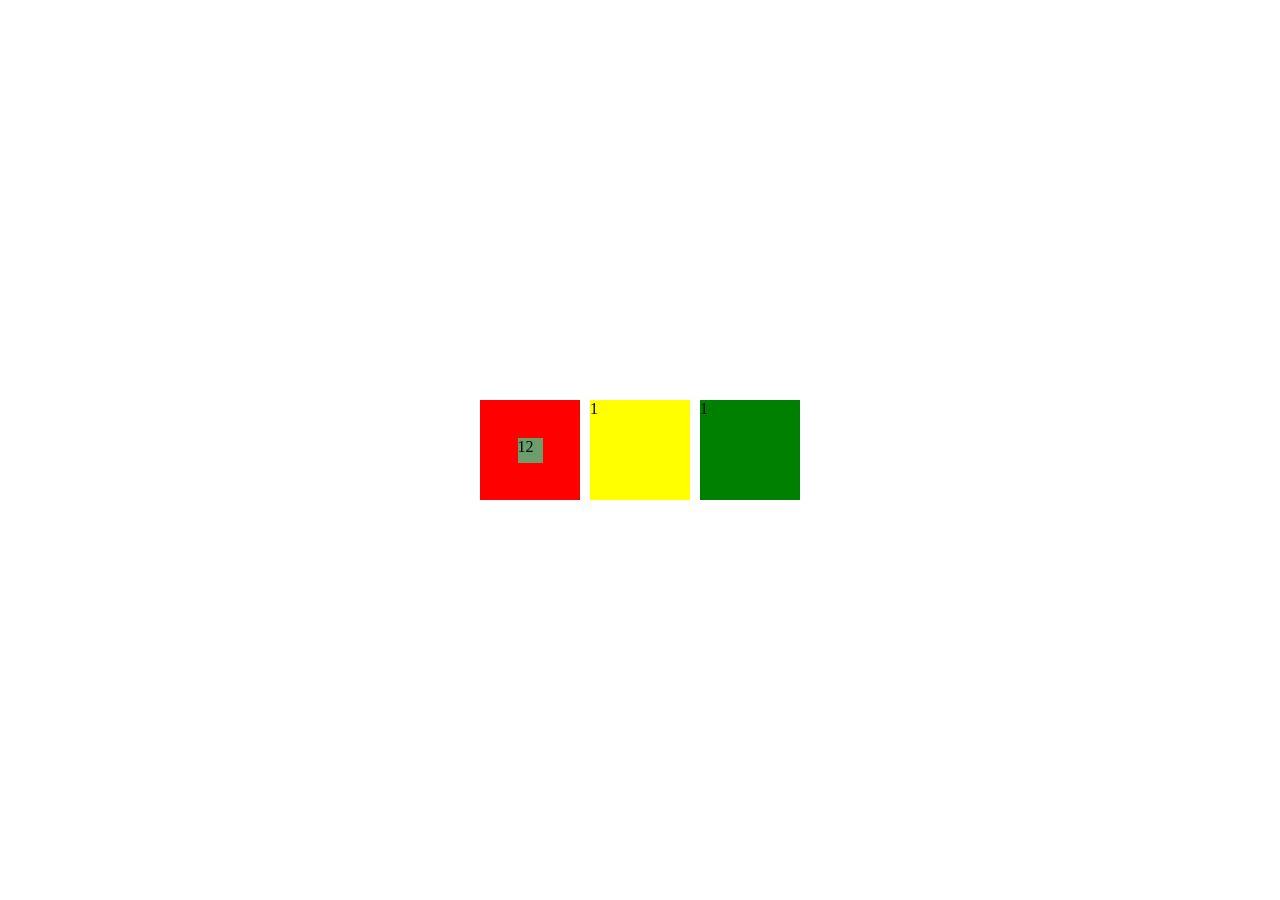
<file: 01_fundamentals/html/index.html>
<!DOCTYPE html>
<html lang="en">
<head>
    <meta charset="UTF-8">
    <meta name="viewport" content="width=device-width, initial-scale=1.0">
    <title>Document</title>
</head>
<style>
    *{
        margin: 0;
        padding: 0;
        box-sizing: border-box;
    }
    body {
        height: 100%;
        display: flex;
    }
    #container{
        height: 100vh;
        width: 100%;
        display: flex;

        gap: 10px;
        justify-content: center;
        align-items: center;
        
    }
    #id1{
        width: 100px;
        height: 100px;
        background-color: red;
        display: flex;
        justify-content: center;
        align-items: center;
    }
    #id2{
        width: 100px;
        height: 100px;
        background-color: yellow;
    }
    #id3{
        width: 100px;
        height: 100px;
        background-color: green;
    }
    #id12{
        width: 25px;
        height: 25px;
        background-color: rgb(107, 158, 107);
    }
</style>
<body>
    <div id="container">
        <div id="id1">
            <div id="id12">12</div>
        </div>
            
        <div id="id2">1</div>
        <div id="id3">1</div>
    </div>
</body>
</html>
</file>
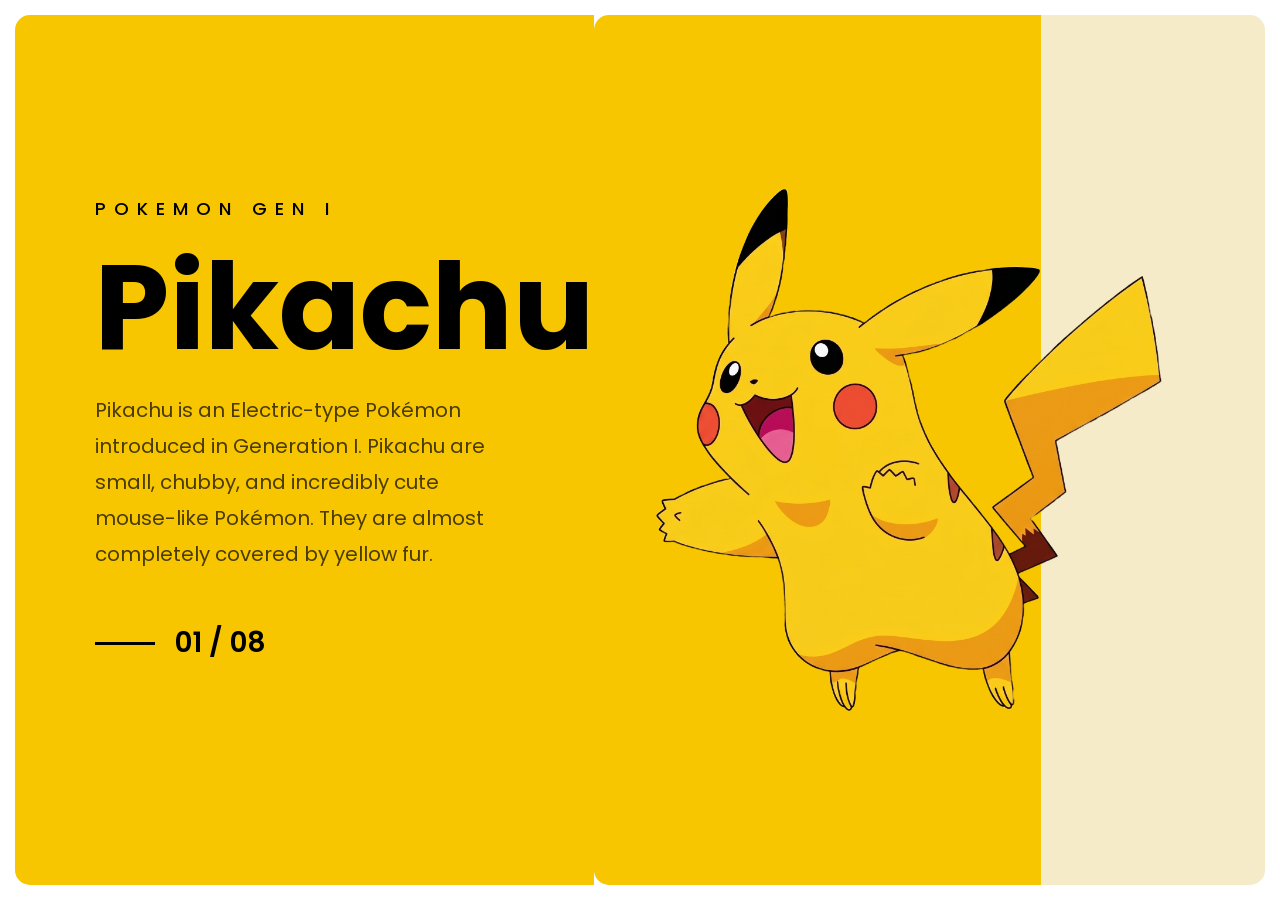
<file: 01_fundamentals/landing-pages/pikachu/index.html>
<!DOCTYPE html>
<html lang="en">
<head>
    <meta charset="UTF-8">
    <meta name="viewport" content="width=device-width, initial-scale=1.0">
    <title>Pikachu Landing Page</title>
    <link rel="stylesheet" href="style.css">
    <link rel="preconnect" href="https://fonts.googleapis.com">
<link rel="preconnect" href="https://fonts.gstatic.com" crossorigin>

<link href="https://fonts.googleapis.com/css2?family=Poppins:wght@300;400;500;600;700;800&display=swap" rel="stylesheet">
</head>
<body>
    <main class="container">
        <section class="left">

            <div class="content">
        
                <p class="gen">POKEMON GEN I</p>
        
                <h1>Pikachu</h1>
        
                <p class="desc">
                    Pikachu is an Electric-type Pokémon introduced
                    in Generation I. Pikachu are small, chubby,
                    and incredibly cute mouse-like Pokémon.
                    They are almost completely covered by
                    yellow fur.
                </p>
        
                <div class="pagination">
                    <span class="line"></span>
                    <span>01 / 08</span>
                </div>
        
            </div>
        
        </section>
        
        <section class="left"></section>

        <section class="right"></section>

        
        <section class="hero">
            <img src="assets/pikachu.png" alt="pikachu">
        </section>
        
        
        
        
    </main>
</body>
</html>
</file>
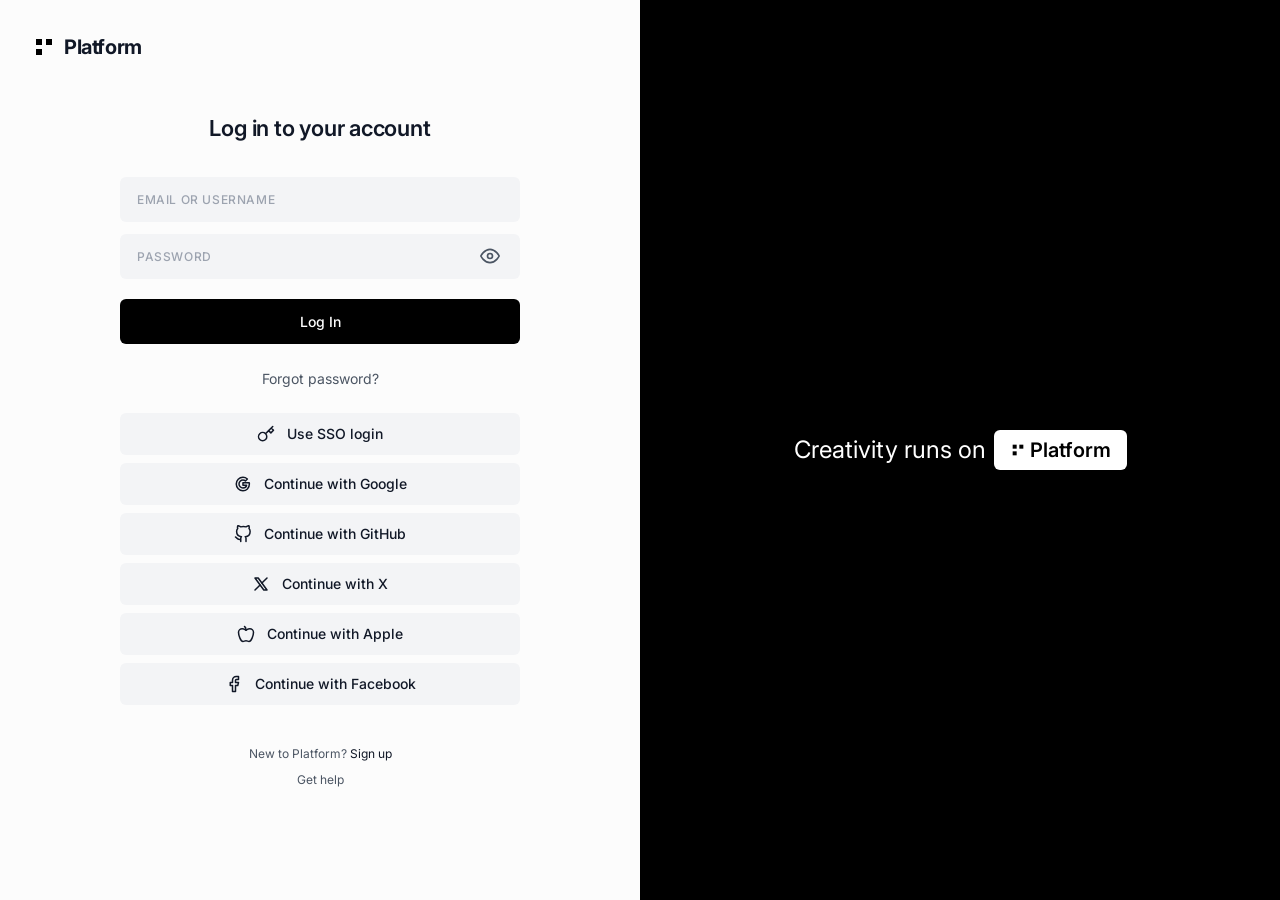
<file: 01_fundamentals/landing-pages/Replit-Signup-page/index.html>
<!DOCTYPE html>
<html lang="en">
<head>
    <meta charset="UTF-8">
    <meta name="viewport" content="width=device-width, initial-scale=1.0">
    <title>Log in to your account</title>
    <!-- Google Fonts: Inter -->
    <link rel="preconnect" href="https://fonts.googleapis.com">
    <link rel="preconnect" href="https://fonts.gstatic.com" crossorigin>
    <link href="https://fonts.googleapis.com/css2?family=Inter:wght@400;500;600;700&display=swap" rel="stylesheet">
    <!-- Custom CSS -->
    <link rel="stylesheet" href="style.css">
</head>
<body>
    <div class="split-layout">
        <div class="left-panel">
            <header class="logo-header">
                <svg width="24" height="24" viewBox="0 0 24 24" fill="none" xmlns="http://www.w3.org/2000/svg">
                    <rect x="4" y="4" width="6" height="6" fill="#000"/>
                    <rect x="14" y="4" width="6" height="6" fill="#000"/>
                    <rect x="4" y="14" width="6" height="6" fill="#000"/>
                </svg>
                <span class="logo-text">Platform</span>
            </header>

            <div class="form-container">
                <h1 class="form-title">Log in to your account</h1>
                
                <form id="login-form">
                    <div class="input-group">
                        <input type="text" id="username" placeholder="EMAIL OR USERNAME" required>
                    </div>
                    
                    <div class="input-group password-group">
                        <input type="password" id="password" placeholder="PASSWORD" required>
                        <button type="button" class="toggle-password" aria-label="Toggle password visibility">
                            <svg class="eye-icon" xmlns="http://www.w3.org/2000/svg" width="20" height="20" viewBox="0 0 24 24" fill="none" stroke="currentColor" stroke-width="2" stroke-linecap="round" stroke-linejoin="round">
                                <path d="M1 12s4-8 11-8 11 8 11 8-4 8-11 8-11-8-11-8z"></path>
                                <circle cx="12" cy="12" r="3"></circle>
                            </svg>
                        </button>
                    </div>

                    <button type="submit" class="btn-primary">Log In</button>
                    
                    <a href="#" class="forgot-link">Forgot password?</a>
                </form>

                <div class="sso-container">
                    <button class="btn-sso">
                        <svg width="18" height="18" viewBox="0 0 24 24" fill="none" stroke="currentColor" stroke-width="2" stroke-linecap="round" stroke-linejoin="round"><path d="M21 2l-2 2m-7.61 7.61a5.5 5.5 0 1 1-7.778 7.778 5.5 5.5 0 0 1 7.777-7.777zm0 0L15.5 7.5m0 0l3 3L22 7l-3-3m-3.5 3.5L19 4"></path></svg>
                        Use SSO login
                    </button>
                    <button class="btn-sso">
                        <svg width="18" height="18" viewBox="0 0 24 24" fill="none" stroke="currentColor" stroke-width="2" stroke-linecap="round" stroke-linejoin="round"><path d="M20.283 10.356h-8.327v3.451h4.792c-.446 2.193-2.313 3.453-4.792 3.453a5.27 5.27 0 0 1-5.279-5.28 5.27 5.27 0 0 1 5.279-5.279c1.259 0 2.397.447 3.29 1.178l2.6-2.599c-1.584-1.381-3.615-2.233-5.89-2.233a8.908 8.908 0 0 0-8.934 8.934 8.907 8.907 0 0 0 8.934 8.934c4.467 0 8.529-3.249 8.529-8.934 0-.528-.081-1.097-.202-1.625z"></path></svg>
                        Continue with Google
                    </button>
                    <button class="btn-sso">
                        <svg width="18" height="18" viewBox="0 0 24 24" fill="none" stroke="currentColor" stroke-width="2" stroke-linecap="round" stroke-linejoin="round"><path d="M9 19c-5 1.5-5-2.5-7-3m14 6v-3.87a3.37 3.37 0 0 0-.94-2.61c3.14-.35 6.44-1.54 6.44-7A5.44 5.44 0 0 0 20 4.77 5.07 5.07 0 0 0 19.91 1S18.73.65 16 2.48a13.38 13.38 0 0 0-7 0C6.27.65 5.09 1 5.09 1A5.07 5.07 0 0 0 5 4.77a5.44 5.44 0 0 0-1.5 3.78c0 5.42 3.3 6.61 6.44 7A3.37 3.37 0 0 0 9 18.13V22"></path></svg>
                        Continue with GitHub
                    </button>
                    <button class="btn-sso">
                        <svg width="18" height="18" viewBox="0 0 24 24" fill="none" stroke="currentColor" stroke-width="2" stroke-linecap="round" stroke-linejoin="round"><path d="M4 4l11.733 16h4.267l-11.733 -16z" /><path d="M4 20l6.768 -6.768m2.46 -2.46l6.772 -6.772" /></svg>
                        Continue with X
                    </button>
                    <button class="btn-sso">
                        <svg width="18" height="18" viewBox="0 0 24 24" fill="none" stroke="currentColor" stroke-width="2" stroke-linecap="round" stroke-linejoin="round"><path d="M12 20.94c1.5 0 2.75 1.06 4 1.06 3 0 6-8 6-12.22A4.91 4.91 0 0 0 17 5c-2.22 0-4 1.44-5 2-1-.56-2.78-2-5-2a4.9 4.9 0 0 0-5 4.78C2 14 5 22 8 22c1.25 0 2.5-1.06 4-1.06Z"></path><path d="M10 2c1 .5 2 2 2 5"></path></svg>
                        Continue with Apple
                    </button>
                    <button class="btn-sso">
                        <svg width="18" height="18" viewBox="0 0 24 24" fill="none" stroke="currentColor" stroke-width="2" stroke-linecap="round" stroke-linejoin="round"><path d="M18 2h-3a5 5 0 0 0-5 5v3H7v4h3v8h4v-8h3l1-4h-4V7a1 1 0 0 1 1-1h3z"></path></svg>
                        Continue with Facebook
                    </button>
                </div>

                <div class="footer-links">
                    <p>New to Platform? <a href="signup.html" class="signup-link">Sign up</a></p>
                    <a href="#" class="help-link">Get help</a>
                </div>
            </div>
        </div>

        <div class="right-panel">
            <!-- Background image cover with pseudo element overlay -->
            <div class="banner-content">
                <h2 class="banner-text">Creativity runs on <button class="btn-banner"><svg width="16" height="16" viewBox="0 0 24 24" fill="none" xmlns="http://www.w3.org/2000/svg" style="display:inline;vertical-align:middle;margin-right:4px;"><rect x="4" y="4" width="6" height="6" fill="#000"/><rect x="14" y="4" width="6" height="6" fill="#000"/><rect x="4" y="14" width="6" height="6" fill="#000"/></svg> Platform</button></h2>
            </div>
        </div>
    </div>

    <script src="script.js"></script>
</body>
</html>
</file>
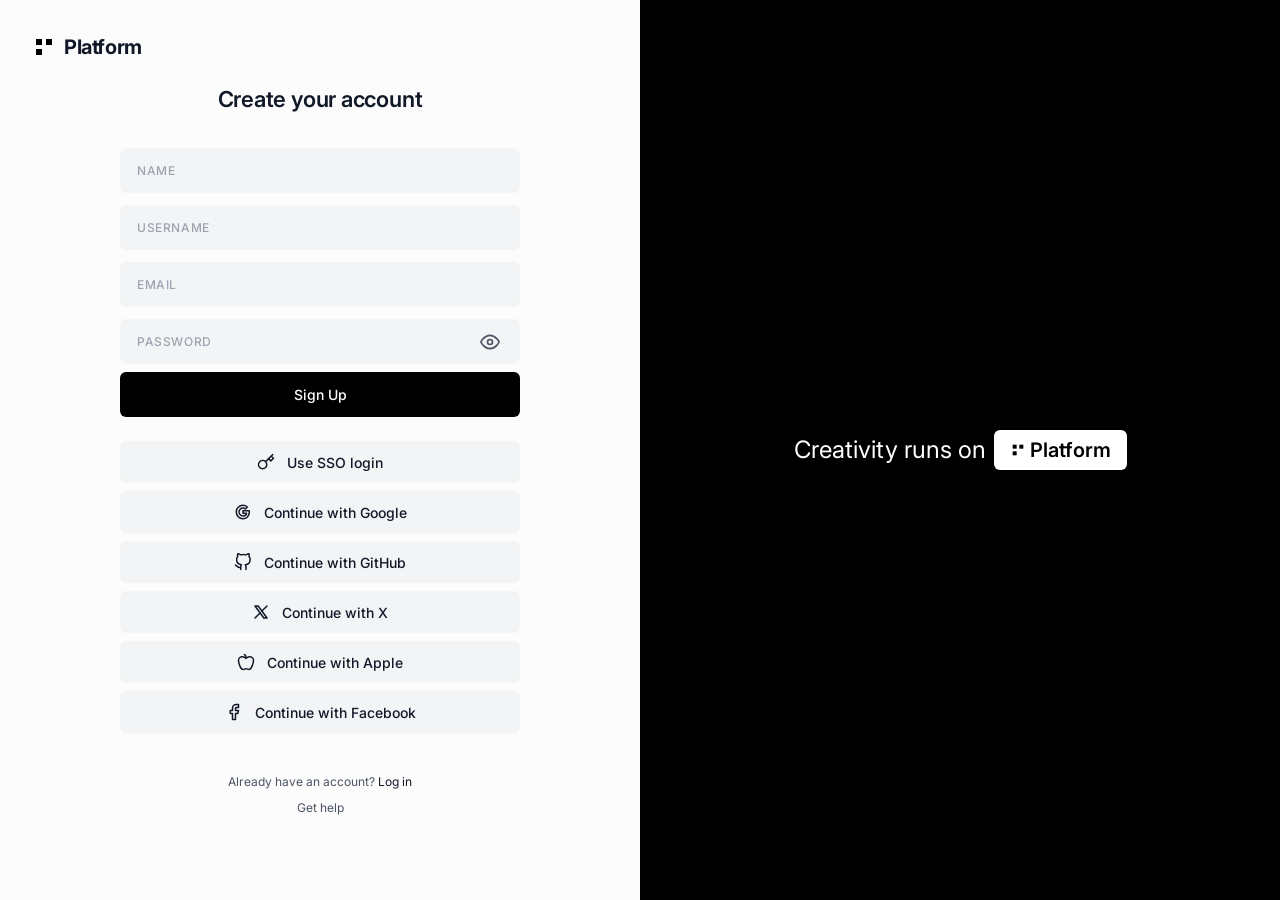
<file: 01_fundamentals/landing-pages/Replit-Signup-page/signup.html>
<!DOCTYPE html>
<html lang="en">
<head>
    <meta charset="UTF-8">
    <meta name="viewport" content="width=device-width, initial-scale=1.0">
    <title>Create your account</title>
    <!-- Google Fonts: Inter -->
    <link rel="preconnect" href="https://fonts.googleapis.com">
    <link rel="preconnect" href="https://fonts.gstatic.com" crossorigin>
    <link href="https://fonts.googleapis.com/css2?family=Inter:wght@400;500;600;700&display=swap" rel="stylesheet">
    <!-- Custom CSS -->
    <link rel="stylesheet" href="style.css">
</head>
<body>
    <div class="split-layout">
        <div class="left-panel">
            <header class="logo-header">
                <svg width="24" height="24" viewBox="0 0 24 24" fill="none" xmlns="http://www.w3.org/2000/svg">
                    <rect x="4" y="4" width="6" height="6" fill="#000"/>
                    <rect x="14" y="4" width="6" height="6" fill="#000"/>
                    <rect x="4" y="14" width="6" height="6" fill="#000"/>
                </svg>
                <span class="logo-text">Platform</span>
            </header>

            <div class="form-container">
                <h1 class="form-title">Create your account</h1>
                
                <form id="signup-form">
                    <div class="input-group">
                        <input type="text" id="name" placeholder="NAME" required>
                    </div>

                    <div class="input-group" style="margin-top: 0.75rem;">
                        <input type="text" id="username" placeholder="USERNAME" required>
                    </div>

                    <div class="input-group" style="margin-top: 0.75rem;">
                        <input type="email" id="email" placeholder="EMAIL" required>
                    </div>
                    
                    <div class="input-group password-group" style="margin-top: 0.75rem;">
                        <input type="password" id="password" placeholder="PASSWORD" required>
                        <button type="button" class="toggle-password" aria-label="Toggle password visibility">
                            <svg class="eye-icon" xmlns="http://www.w3.org/2000/svg" width="20" height="20" viewBox="0 0 24 24" fill="none" stroke="currentColor" stroke-width="2" stroke-linecap="round" stroke-linejoin="round">
                                <path d="M1 12s4-8 11-8 11 8 11 8-4 8-11 8-11-8-11-8z"></path>
                                <circle cx="12" cy="12" r="3"></circle>
                            </svg>
                        </button>
                    </div>

                    <button type="submit" class="btn-primary">Sign Up</button>
                    
                    <div style="height: 1.5rem;"></div> <!-- Spacing -->
                </form>

                <div class="sso-container">
                    <button class="btn-sso">
                        <svg width="18" height="18" viewBox="0 0 24 24" fill="none" stroke="currentColor" stroke-width="2" stroke-linecap="round" stroke-linejoin="round"><path d="M21 2l-2 2m-7.61 7.61a5.5 5.5 0 1 1-7.778 7.778 5.5 5.5 0 0 1 7.777-7.777zm0 0L15.5 7.5m0 0l3 3L22 7l-3-3m-3.5 3.5L19 4"></path></svg>
                        Use SSO login
                    </button>
                    <button class="btn-sso">
                        <svg width="18" height="18" viewBox="0 0 24 24" fill="none" stroke="currentColor" stroke-width="2" stroke-linecap="round" stroke-linejoin="round"><path d="M20.283 10.356h-8.327v3.451h4.792c-.446 2.193-2.313 3.453-4.792 3.453a5.27 5.27 0 0 1-5.279-5.28 5.27 5.27 0 0 1 5.279-5.279c1.259 0 2.397.447 3.29 1.178l2.6-2.599c-1.584-1.381-3.615-2.233-5.89-2.233a8.908 8.908 0 0 0-8.934 8.934 8.907 8.907 0 0 0 8.934 8.934c4.467 0 8.529-3.249 8.529-8.934 0-.528-.081-1.097-.202-1.625z"></path></svg>
                        Continue with Google
                    </button>
                    <button class="btn-sso">
                        <svg width="18" height="18" viewBox="0 0 24 24" fill="none" stroke="currentColor" stroke-width="2" stroke-linecap="round" stroke-linejoin="round"><path d="M9 19c-5 1.5-5-2.5-7-3m14 6v-3.87a3.37 3.37 0 0 0-.94-2.61c3.14-.35 6.44-1.54 6.44-7A5.44 5.44 0 0 0 20 4.77 5.07 5.07 0 0 0 19.91 1S18.73.65 16 2.48a13.38 13.38 0 0 0-7 0C6.27.65 5.09 1 5.09 1A5.07 5.07 0 0 0 5 4.77a5.44 5.44 0 0 0-1.5 3.78c0 5.42 3.3 6.61 6.44 7A3.37 3.37 0 0 0 9 18.13V22"></path></svg>
                        Continue with GitHub
                    </button>
                    <button class="btn-sso">
                        <svg width="18" height="18" viewBox="0 0 24 24" fill="none" stroke="currentColor" stroke-width="2" stroke-linecap="round" stroke-linejoin="round"><path d="M4 4l11.733 16h4.267l-11.733 -16z" /><path d="M4 20l6.768 -6.768m2.46 -2.46l6.772 -6.772" /></svg>
                        Continue with X
                    </button>
                    <button class="btn-sso">
                        <svg width="18" height="18" viewBox="0 0 24 24" fill="none" stroke="currentColor" stroke-width="2" stroke-linecap="round" stroke-linejoin="round"><path d="M12 20.94c1.5 0 2.75 1.06 4 1.06 3 0 6-8 6-12.22A4.91 4.91 0 0 0 17 5c-2.22 0-4 1.44-5 2-1-.56-2.78-2-5-2a4.9 4.9 0 0 0-5 4.78C2 14 5 22 8 22c1.25 0 2.5-1.06 4-1.06Z"></path><path d="M10 2c1 .5 2 2 2 5"></path></svg>
                        Continue with Apple
                    </button>
                    <button class="btn-sso">
                        <svg width="18" height="18" viewBox="0 0 24 24" fill="none" stroke="currentColor" stroke-width="2" stroke-linecap="round" stroke-linejoin="round"><path d="M18 2h-3a5 5 0 0 0-5 5v3H7v4h3v8h4v-8h3l1-4h-4V7a1 1 0 0 1 1-1h3z"></path></svg>
                        Continue with Facebook
                    </button>
                </div>

                <div class="footer-links">
                    <p>Already have an account? <a href="index.html" class="signup-link">Log in</a></p>
                    <a href="#" class="help-link">Get help</a>
                </div>
            </div>
        </div>

        <div class="right-panel">
            <div class="banner-content">
                <h2 class="banner-text">Creativity runs on <button class="btn-banner"><svg width="16" height="16" viewBox="0 0 24 24" fill="none" xmlns="http://www.w3.org/2000/svg" style="display:inline;vertical-align:middle;margin-right:4px;"><rect x="4" y="4" width="6" height="6" fill="#000"/><rect x="14" y="4" width="6" height="6" fill="#000"/><rect x="4" y="14" width="6" height="6" fill="#000"/></svg> Platform</button></h2>
            </div>
        </div>
    </div>

    <script src="script.js"></script>
</body>
</html>
</file>
<file: 01_fundamentals/landing-pages/pikachu/style.css>
* {
    margin: 0;
    padding: 0;
    box-sizing: border-box;
}

.container {
    width: 100%;
    height: 100vh;

    display: flex;
    align-items: center;
    position: relative;
    border: 15px solid white;
    overflow: hidden;
}

.left {
    flex: 2;
    height: 100%;
    background-color: #f7c600;
    border-top-left-radius: 15px;   
    border-bottom-left-radius: 15px;
}

.right {
    flex: 1;
    height: 100%;
    background-color: #f5ebc8;
    border-top-right-radius: 15px;
    border-bottom-right-radius: 15px;
}
body {
    font-family: 'Poppins', sans-serif;
}
.hero {
    position: absolute;
    inset: 0;
}


.content {
    margin-left: 80px;
    margin-top: 180px;
}


.gen {
    font-size: 18px;
    letter-spacing: 8px;
    font-weight: 500;
    margin-bottom: 25px;
}


h1 {
    font-size: 120px;
    line-height: 1;
    font-weight: 700;
    margin-bottom: 25px;
}



/* /* description */

.desc {
    width: 420px;
    font-size: 20px;
    line-height: 1.8;
    color: rgba(0,0,0,0.7);
}



.pagination {
    display: flex;
    align-items: center;
    gap: 20px;

    margin-top: 50px;

    font-size: 28px;
    font-weight: 600;
}



.line {
    width: 60px;
    height: 3px;
    background: black;
}

.hero img {
    position: absolute;
    right: 5%;
    top: 50%;
    transform: translateY(-50%);

    width: min(600px, 55vw);
}
</file>
<file: 01_fundamentals/landing-pages/Replit-Signup-page/style.css>
:root {
    --bg-primary: #fcfcfc;
    --bg-secondary: #f3f4f6;
    --text-primary: #111827;
    --text-secondary: #4b5563;
    --text-placeholder: #9ca3af;
    --border-color: #e5e7eb;
    --focus-ring: #000000;
    --btn-primary-bg: #000000;
    --btn-primary-text: #ffffff;
    --btn-primary-hover: #333333;
    --btn-sso-bg: #f3f4f6;
    --btn-sso-hover: #e5e7eb;
    --font-family: 'Inter', -apple-system, BlinkMacSystemFont, "Segoe UI", Roboto, Helvetica, Arial, sans-serif;
}

* {
    box-sizing: border-box;
    margin: 0;
    padding: 0;
}

body {
    font-family: var(--font-family);
    color: var(--text-primary);
    background-color: var(--bg-primary);
    line-height: 1.5;
    -webkit-font-smoothing: antialiased;
}

/* Layout */
.split-layout {
    display: flex;
    min-height: 100vh;
    width: 100vw;
}

.left-panel {
    flex: 1;
    display: flex;
    flex-direction: column;
    padding: 2rem;
    position: relative;
    max-width: 50%;
}

.right-panel {
    flex: 1;
    position: relative;
    background-color: #000;
    background-image: url('https://images.unsplash.com/photo-1600585154340-be6161a56a0c?q=80&w=2070&auto=format&fit=crop'); /* striking modern dark/monochrome architecture */
    background-size: cover;
    background-position: center;
    background-repeat: no-repeat;
    display: flex;
    align-items: center;
    justify-content: center;
    filter: grayscale(100%);
}

.right-panel::before {
    content: '';
    position: absolute;
    top: 0;
    left: 0;
    right: 0;
    bottom: 0;
    background: linear-gradient(135deg, rgba(0,0,0,0.2) 0%, rgba(0,0,0,0.6) 100%);
    z-index: 1;
}

.banner-content {
    position: relative;
    z-index: 2;
    text-align: center;
}

.banner-text {
    color: #ffffff;
    font-size: 1.5rem;
    font-weight: 400;
    display: flex;
    align-items: center;
    gap: 0.5rem;
}

.btn-banner {
    background-color: #ffffff;
    color: #000000;
    border: none;
    padding: 0.5rem 1rem;
    border-radius: 6px;
    font-weight: 600;
    font-size: 1.25rem;
    cursor: pointer;
    display: flex;
    align-items: center;
    font-family: var(--font-family);
    transition: transform 0.2s ease, box-shadow 0.2s ease;
}

.btn-banner:hover {
    transform: translateY(-1px);
    box-shadow: 0 4px 12px rgba(255,255,255,0.15);
}

/* Header */
.logo-header {
    display: flex;
    align-items: center;
    gap: 0.5rem;
    font-weight: 700;
    font-size: 1.25rem;
    letter-spacing: -0.02em;
    position: absolute;
    top: 2rem;
    left: 2rem;
}

/* Form Container */
.form-container {
    max-width: 400px;
    width: 100%;
    margin: auto;
    display: flex;
    flex-direction: column;
}

.form-title {
    font-size: 1.375rem;
    font-weight: 600;
    text-align: center;
    margin-bottom: 2rem;
    letter-spacing: -0.01em;
}

/* Inputs */
#login-form {
    display: flex;
    flex-direction: column;
    gap: 0.75rem;
}

.input-group {
    position: relative;
}

.input-group input {
    width: 100%;
    padding: 0.875rem 1rem;
    background-color: var(--bg-secondary);
    border: 1px solid transparent;
    border-radius: 6px;
    font-size: 0.75rem;
    font-weight: 500;
    color: var(--text-primary);
    font-family: var(--font-family);
    letter-spacing: 0.05em;
    transition: all 0.2s ease;
    outline: none;
}

.input-group input::placeholder {
    color: var(--text-placeholder);
}

.input-group input:focus {
    border-color: var(--focus-ring);
    background-color: var(--bg-primary);
    box-shadow: 0 0 0 1px var(--focus-ring);
}

.password-group {
    position: relative;
}

.toggle-password {
    position: absolute;
    right: 1rem;
    top: 50%;
    transform: translateY(-50%);
    background: none;
    border: none;
    cursor: pointer;
    color: var(--text-secondary);
    display: flex;
    align-items: center;
    justify-content: center;
    padding: 0.25rem;
}

.toggle-password:hover {
    color: var(--text-primary);
}

/* Primary Button */
.btn-primary {
    width: 100%;
    background-color: var(--btn-primary-bg);
    color: var(--btn-primary-text);
    border: none;
    border-radius: 6px;
    padding: 0.875rem;
    font-size: 0.875rem;
    font-weight: 500;
    cursor: pointer;
    margin-top: 0.5rem;
    transition: background-color 0.2s ease;
    font-family: var(--font-family);
}

.btn-primary:hover {
    background-color: var(--btn-primary-hover);
}

.forgot-link {
    text-align: center;
    color: var(--text-secondary);
    text-decoration: none;
    font-size: 0.875rem;
    margin-top: 0.75rem;
    margin-bottom: 1.5rem;
}

.forgot-link:hover {
    color: var(--text-primary);
}

/* SSO Section */
.sso-container {
    display: flex;
    flex-direction: column;
    gap: 0.5rem;
}

.btn-sso {
    display: flex;
    align-items: center;
    justify-content: center;
    gap: 0.75rem;
    background-color: var(--btn-sso-bg);
    border: none;
    border-radius: 6px;
    padding: 0.75rem;
    font-size: 0.875rem;
    font-weight: 500;
    color: var(--text-primary);
    cursor: pointer;
    transition: background-color 0.2s ease;
    font-family: var(--font-family);
}

.btn-sso:hover {
    background-color: var(--btn-sso-hover);
}

.btn-sso svg {
    color: var(--text-primary);
}

/* Footer Links */
.footer-links {
    text-align: center;
    margin-top: 2.5rem;
    font-size: 0.75rem;
}

.footer-links p {
    color: var(--text-secondary);
    margin-bottom: 0.5rem;
}

.footer-links a {
    color: var(--text-primary);
    text-decoration: none;
}

.footer-links a:hover {
    text-decoration: underline;
}

.help-link {
    color: var(--text-secondary) !important;
}

/* Responsive */
@media (max-width: 900px) {
    .left-panel {
        max-width: 100%;
        padding: 4rem 2rem;
    }
    .right-panel {
        display: none;
    }
}
</file>
